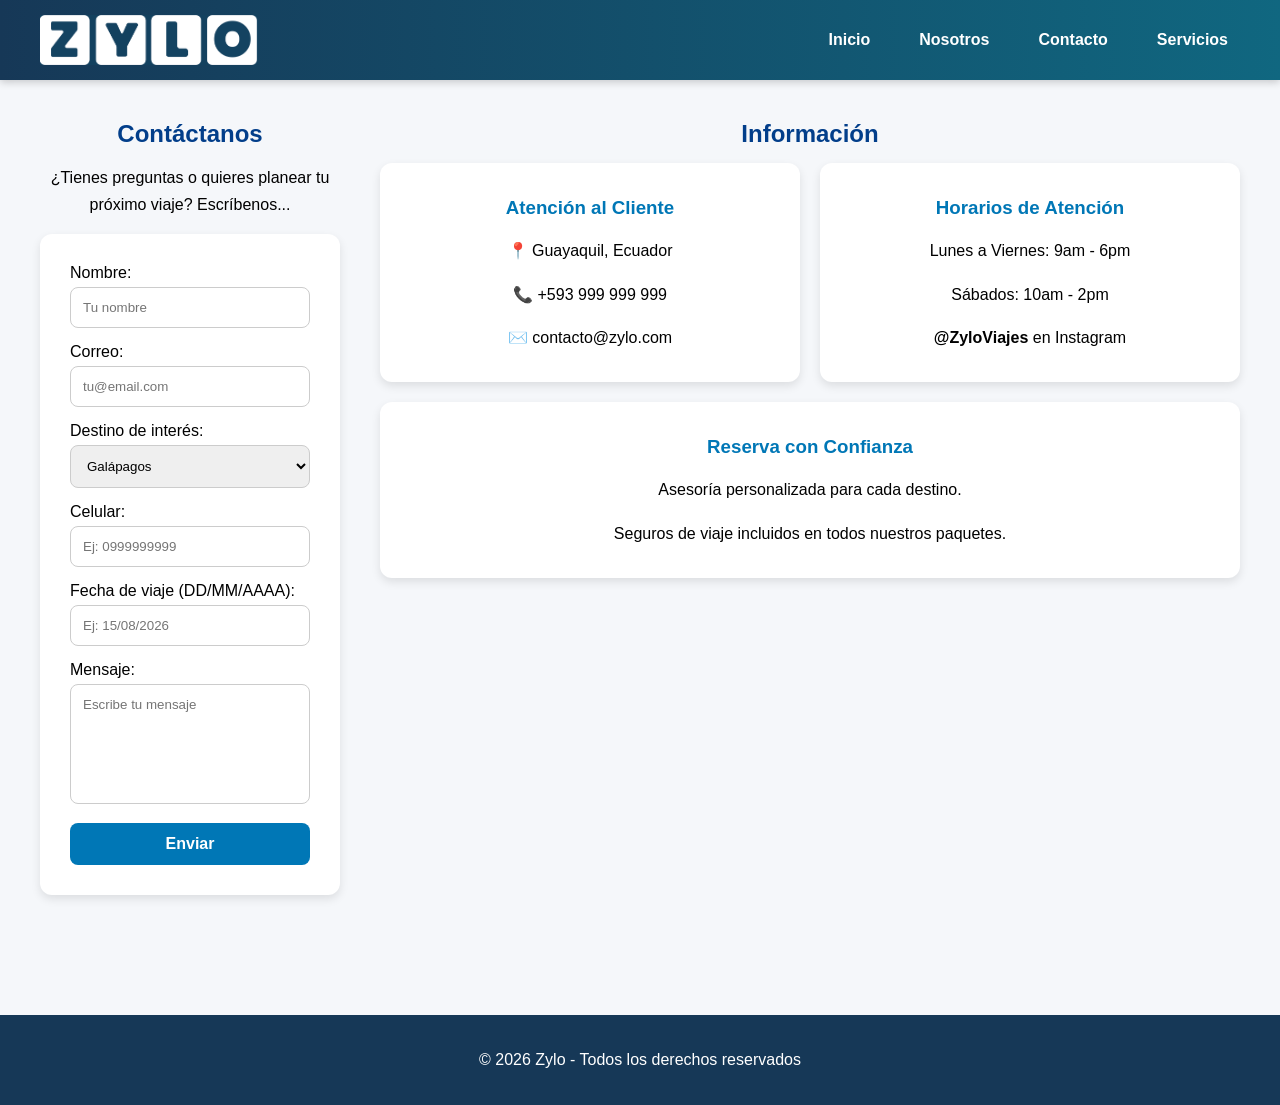
<file: HTML/contacto.html>
<!DOCTYPE html>
<html lang="es">

<head>
    <meta charset="UTF-8">
    <title>Contacto - Zylo</title>
    <link rel="stylesheet" href="../CSS/style.css">
    <link rel="icon" href="../CSS/img/icon ZYLO-02-02.png " type="image/img">
</head>

<body>

    <!-- Header -->
    <header>
        <h1>
            <a href="index.html">
                <img src="../CSS/img/Y - ZYLO_Mesa de trabajo 1.png" alt="ZYLO" logo>
            </a>
        </h1>

        <nav>
            <a href="index.html">Inicio</a>
            <a href="nosotros.html">Nosotros</a>
            <a href="contacto.html">Contacto</a>
            <a href="servicios.html">Servicios</a>
        </nav>
    </header>


    <!-- MAIN -->
    <main class="contacto-content">

        <section>
            <h2>Contáctanos</h2>
            <p>¿Tienes preguntas o quieres planear tu próximo viaje? Escríbenos...</p>

            <section class="formulario-contacto">
                <form id="formContacto" novalidate>
                    <label>Nombre:</label><br>
                    <input type="text" id="nombreContacto" placeholder="Tu nombre">
                    <small class="error-msg" id="errorNombreContacto"></small>

                    <label>Correo:</label><br>
                    <input type="email" id="emailContacto" placeholder="tu@email.com">
                    <small class="error-msg" id="errorEmailContacto"></small>

                    <label>Destino de interés:</label><br>
                    <select id="destinoContacto">
                        <option>Galápagos</option>
                        <option>París</option>
                        <option>New York</option>
                    </select>

                    <label>Celular:</label><br>
                    <input type="text" id="celularContacto" placeholder="Ej: 0999999999">
                    <small class="error-msg" id="errorCelularContacto"></small>

                    <label>Fecha de viaje (DD/MM/AAAA):</label><br>
                    <input type="text" id="fechaContacto" placeholder="Ej: 15/08/2026">
                    <small class="error-msg" id="errorFechaContacto"></small>

                    <label>Mensaje:</label><br>
                    <textarea id="mensajeContacto" placeholder="Escribe tu mensaje"></textarea>
                    <small class="error-msg" id="errorMensajeContacto"></small>

                    <button type="submit" id="btnEnviarContacto">Enviar</button>
                </form>
            </section>
        </section>

        <!--Destinos-->
        <section>
            <h2>Información</h2>

            <div class="destinos-container">
                <article>

                    <h3>Atención al Cliente</h3>
                    <p>📍 Guayaquil, Ecuador</p>
                    <p>📞 +593 999 999 999</p>
                    <p>✉️ contacto@zylo.com</p>
                </article>

                <article>

                    <h3>Horarios de Atención</h3>
                    <p>Lunes a Viernes: 9am - 6pm</p>
                    <p>Sábados: 10am - 2pm</p>
                    <p><strong>@ZyloViajes</strong> en Instagram</p>
                </article>

                <article>

                    <h3>Reserva con Confianza</h3>
                    <p>Asesoría personalizada para cada destino.</p>
                    <p>Seguros de viaje incluidos en todos nuestros paquetes.</p>
                </article>
            </div>

        </section>

    </main>

    <!-- Footer -->
    <footer>
        <p>© 2026 Zylo - Todos los derechos reservados</p>
    </footer>

    <!-- Modal Exito -->
    <div id="modalExito" class="modal">
        <div class="modal-content">
            <h2 style="color: #023e8a; margin-bottom: 15px;">Mensaje Enviado</h2>
            <p>¡Gracias por contactarnos! Hemos recibido tu mensaje y nos comunicaremos contigo muy pronto.</p>
            <div class="modal-actions" style="margin-top: 20px; justify-content: center;">
                <button type="button" id="cerrarModalExito">Cerrar</button>
            </div>
        </div>
    </div>

</body>
<script src="../JS/form.js"></script>

</html>
</file>
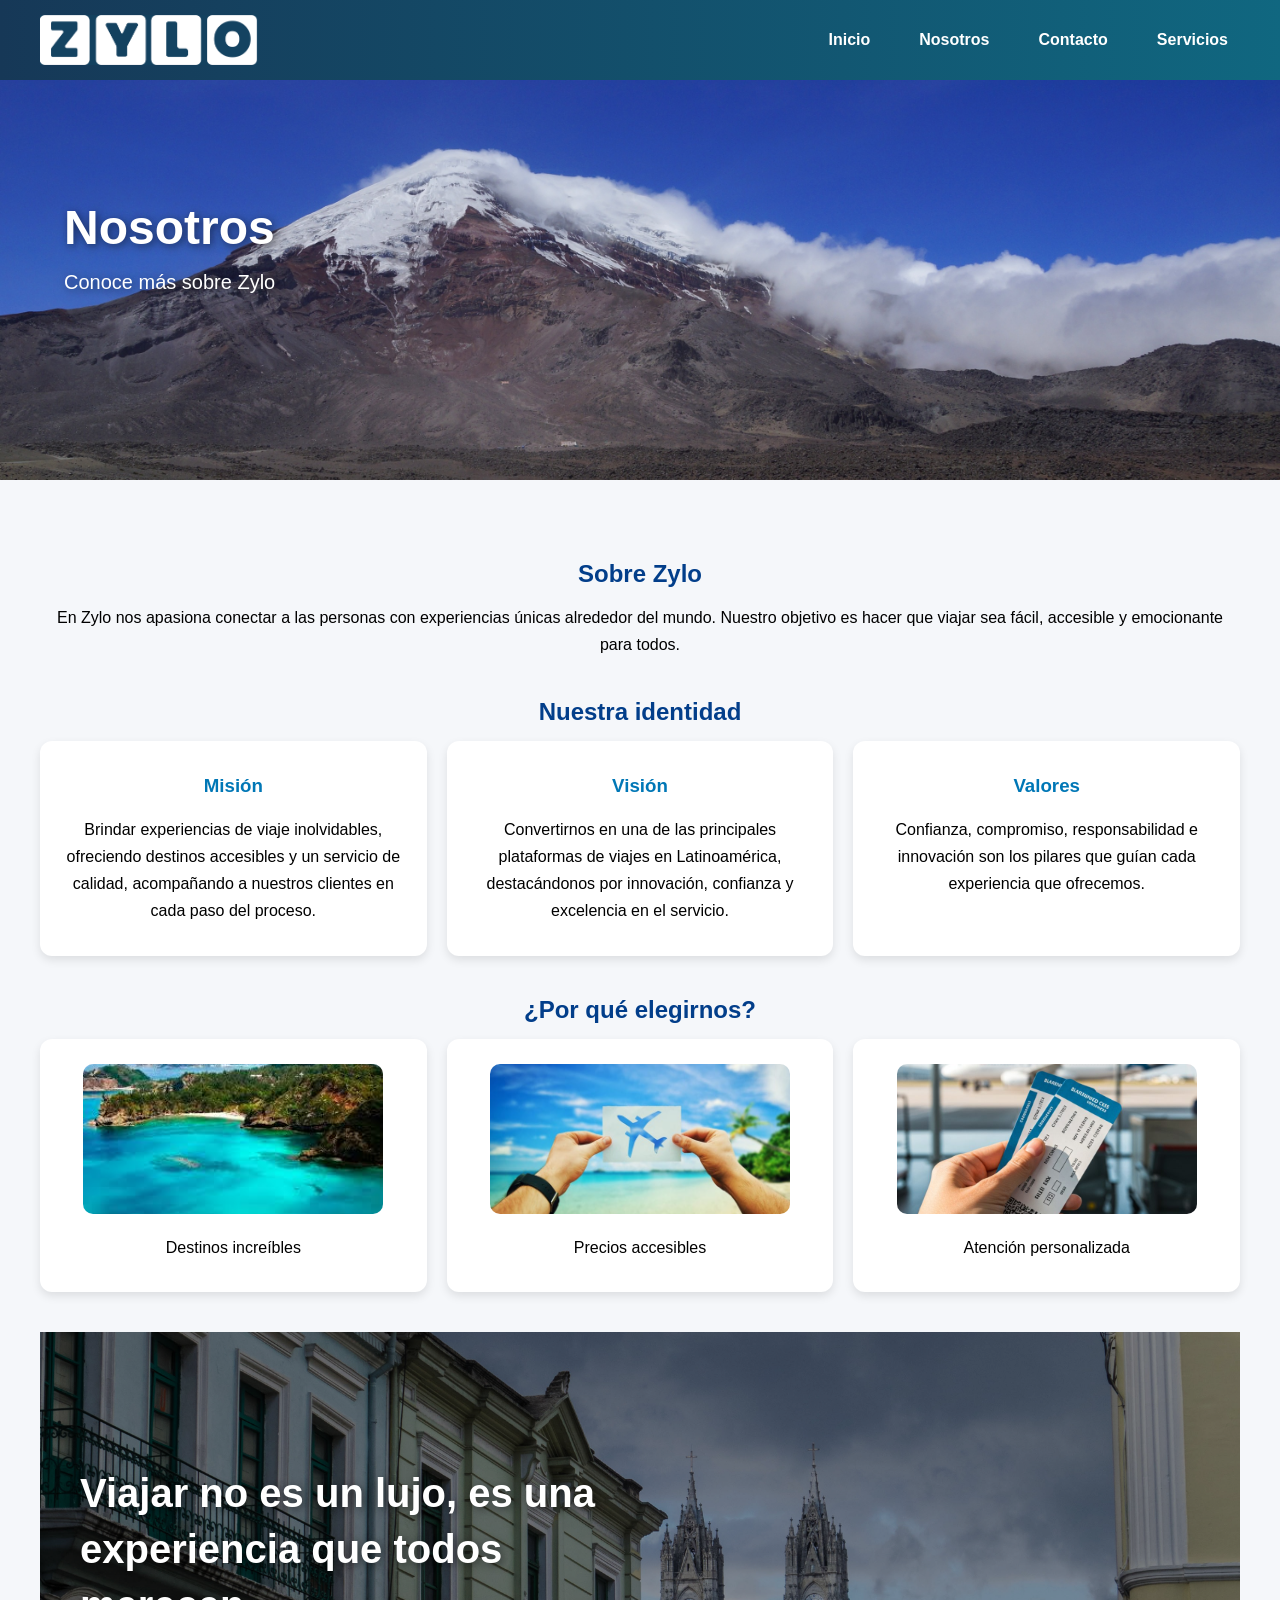
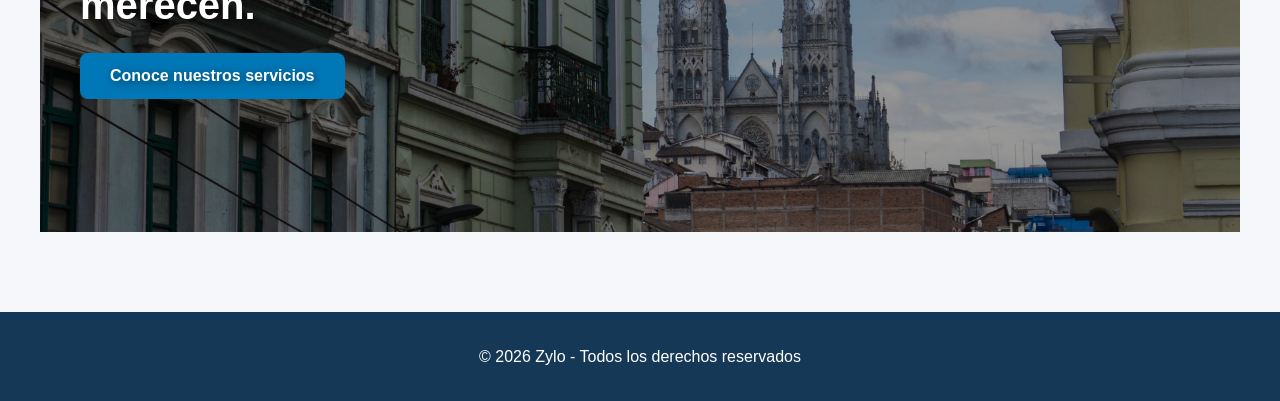
<file: HTML/nosotros.html>
<!DOCTYPE html>
<html lang="es">
<head>
    <meta charset="UTF-8">
    
    <title>Nosotros - Zylo</title>
    <link rel="stylesheet" href="../CSS/style.css">
</head>
<body>

<header>
    <h1>
        <a href="index.html">
            <img src="../CSS/img/Y - ZYLO_Mesa de trabajo 1.png" alt="ZYLO" logo>
        </a>
    </h1>

    <nav>
    <a href="index.html">Inicio</a>
    <a href="nosotros.html">Nosotros</a>
    <a href="contacto.html">Contacto</a>
    <a href="servicios.html">Servicios</a>
</nav>
</header>

<section class="hero">
    <img src="../CSS/img/alejomiranda-ecuador-766946.jpg" alt="Viajes Zylo">
    <div class="hero-content">
        <h1>Nosotros</h1>
        <p>Conoce más sobre Zylo</p>
    </div>
</section>

<main>

    <section>
        <h2>Sobre Zylo</h2>
        <p style="text-align: center;">
            En Zylo nos apasiona conectar a las personas con experiencias únicas alrededor del mundo.
            Nuestro objetivo es hacer que viajar sea fácil, accesible y emocionante para todos.
        </p>
    </section>

    <section>
        <h2>Nuestra identidad</h2>

        <div class="destinos-container">
            <article>
                <h3>Misión</h3>
                <p>
                    Brindar experiencias de viaje inolvidables, ofreciendo destinos accesibles y un servicio de calidad,
                    acompañando a nuestros clientes en cada paso del proceso.
                </p>
            </article>

            <article>
                <h3>Visión</h3>
                <p>
                    Convertirnos en una de las principales plataformas de viajes en Latinoamérica,
                    destacándonos por innovación, confianza y excelencia en el servicio.
                </p>
            </article>

            <article>
                <h3>Valores</h3>
                <p>
                    Confianza, compromiso, responsabilidad e innovación son los pilares que guían
                    cada experiencia que ofrecemos.
                </p>
            </article>
        </div>
    </section>

    <section>
        <h2>¿Por qué elegirnos?</h2>

        <div class="destinos-container">
            <article>
                <img src="../CSS/img/destinos.jpg" alt="viajes">
                <p>Destinos increíbles</p>
                
            </article>

            <article>
                <img src="../CSS/img/finanzasalviajar.jpg" alt="viajes">
                <p>Precios accesibles</p>
                
            </article>

            <article>
                <img src="../CSS/img/Boletos_aereos_luxviajes-r9s16wfl92vxlb2zss3ocyxhcjga0tj7c5yx21ufko.jpg" alt="viajes">
                <p>Atención personalizada</p>
                
            </article>
        </div>
    </section>

    <section class="discount-hero">
        <img src="../CSS/img/grebmot-quito-4388221.jpg" alt="Viaja con Zylo">
        <div class="discount-hero-content">
            <h1>Viajar no es un lujo, es una experiencia que todos merecen.</h1>
            <a href="servicios.html" class="btn-contact">Conoce nuestros servicios</a>
        </div>
    </section>

</main>

<footer>
    <p>© 2026 Zylo - Todos los derechos reservados</p>
</footer>

</body>
</html>
</file>
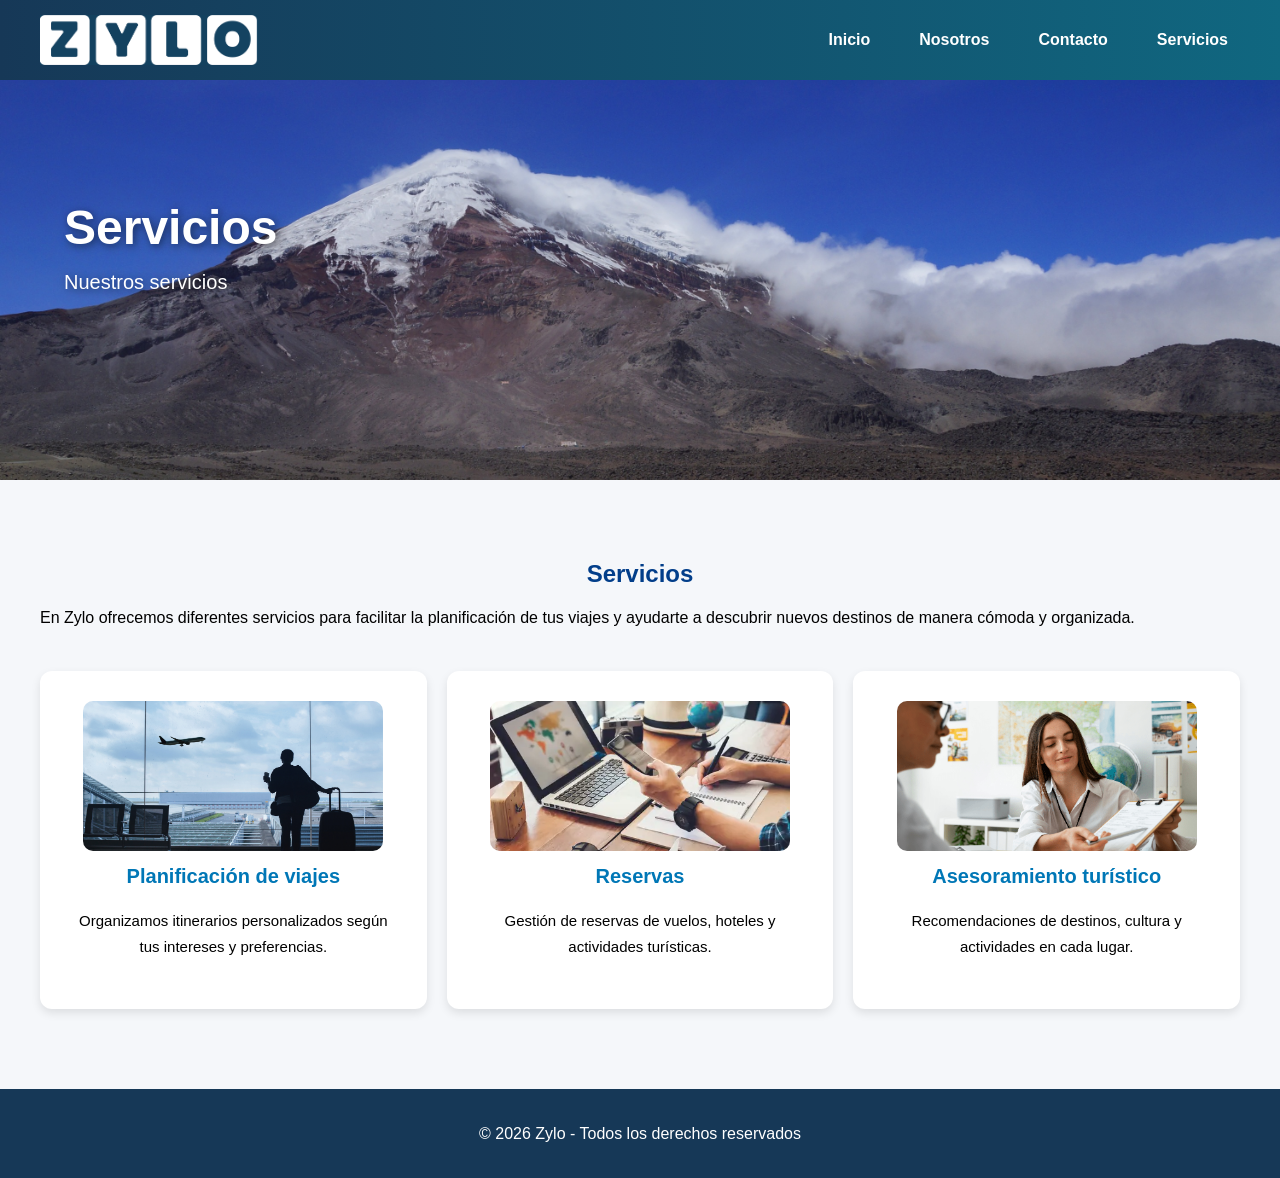
<file: HTML/servicios.html>
<!DOCTYPE html>
<html lang="es">
<head>
    <meta charset="utf-8">
    <title>Servicios - Zylo</title>
    <link rel="stylesheet" href="../CSS/style.css">
    <link rel="icon" href="../CSS/img/icon ZYLO-02-02.png " type="image/img">
</head>

<body>

<header>
    <h1>
        <a href="index.html">
            <img src="../CSS/img/Y - ZYLO_Mesa de trabajo 1.png" alt="ZYLO" logo>
        </a>
    </h1>

    <nav>
        <a href="index.html">Inicio</a>
        <a href="nosotros.html">Nosotros</a>
        <a href="contacto.html">Contacto</a>
        <a href="servicios.html">Servicios</a>
    </nav>
</header>
<section class="hero">
    <img src="../CSS/img/alejomiranda-ecuador-766946.jpg" alt="Viajes Zylo">
    <div class="hero-content">
        <h1>Servicios</h1>
        <p>Nuestros servicios</p>
    </div>
</section>
<main>

<section>
    <h2>Servicios</h2>
    <p>En Zylo ofrecemos diferentes servicios para facilitar la planificación de tus viajes y ayudarte a descubrir nuevos destinos de manera cómoda y organizada.</p>
</section>

<section class="servicios-container">

    <article>
        <img src="../CSS/img/Viajar-solo_001.png" alt="viajes">
        <h3>Planificación de viajes</h3>
        <p>Organizamos itinerarios personalizados según tus intereses y preferencias.</p>
    </article>

    <article>
        <img src="../CSS/img/reserva.webp" alt="Reserva">
        <h3>Reservas</h3>
        <p>Gestión de reservas de vuelos, hoteles y actividades turísticas.</p>
    </article>

    <article>
        <img src="../CSS/img/Asesor.png" alt="Asesoramiento">
        <h3>Asesoramiento turístico</h3>
        <p>Recomendaciones de destinos, cultura y actividades en cada lugar.</p>
    </article>

</section>

</main>

<footer>
    <p>© 2026 Zylo - Todos los derechos reservados</p>
</footer>

</body>
</html>
</file>
<file: CSS/style.css>
body {
    margin: 0;
    font-family: 'Segoe UI', Tahoma, Geneva, Verdana, sans-serif;
    background-color: #f5f7fa;
    min-height: 100vh;
    display: flex;
    flex-direction: column;
}

/* Header */
header {
    background: linear-gradient(to right, #163857, #106780);
    color: white;
    padding: 15px 40px;
    display: flex;
    justify-content: space-between;
    align-items: center;
    box-shadow: 0 2px 8px rgba(0, 0, 0, 0.2);
}

header h1 a {
    display: flex;
    align-items: center;
    text-decoration: none;
    color: white;
    transition: 0.3s;
}

header h1 a:hover img {
    opacity: 0.8;
}

header h1 img {
    height: 50px;
    width: auto;
}

header h1 {
    margin: 0;
    font-size: 32px;
    flex-shrink: 0;
}

header p {
    display: none;
}

header nav {
    display: flex;
    gap: 25px;
}

nav a {
    color: white;
    text-decoration: none;
    font-weight: bold;
    transition: 0.6s;
    padding: 8px 12px;
    border-radius: 6px;
}

nav a:hover {
    color: #ffffff33;
}

/* Hero Section */
.hero {
    position: relative;
    width: 100%;
    height: 400px;
    overflow: hidden;
}

.hero img {
    width: 100%;
    height: 100%;
    object-fit: cover;
    display: block;
}

.hero-content {
    position: absolute;
    top: 30%;
    left: 5%;
    right: 5%;
    text-align: left;
    color: white;
    text-shadow: 2px 2px 8px rgba(0, 0, 0, 0.5);

}

.hero-content h1 {
    margin: 0;
    font-size: 48px;
    font-weight: bold;
}

.hero-content p {
    margin: 10px 0 0 0;
    font-size: 20px;
}

.discount-hero {
    position: relative;
    width: 100%;
    height: 500px;
    overflow: hidden;
}

.discount-hero img {
    width: 100%;
    height: 100%;
    object-fit: cover;
    display: block;
}

.discount-hero::before {
    content: '';
    position: absolute;
    top: 0;
    left: 0;
    right: 0;
    bottom: 0;
    background: rgba(0, 0, 0, 0.4);
    z-index: 1;
}

.discount-hero-content {
    position: absolute;
    top: 50%;
    left: 40px;
    transform: translateY(-50%);
    text-align: left;
    color: white;
    text-shadow: 2px 2px 8px rgba(0, 0, 0, 0.5);
    z-index: 2;
    max-width: 600px;
}

.discount-hero-content h1 {
    margin: 0 0 20px 0;
    font-size: 40px;
    font-weight: bold;
    line-height: 1.4;
}

.discount-hero-content p {
    margin: 0 0 30px 0;
    font-size: 18px;
}

.discount-hero-content .btn-contact {
    display: inline-block;
    background: #0077b6;
    color: white;
    padding: 14px 30px;
    border: none;
    border-radius: 8px;
    text-decoration: none;
    font-weight: bold;
    font-size: 16px;
    transition: all 0.3s ease;
    cursor: pointer;
}

.discount-hero-content .btn-contact:hover {
    background: #023e8a;
    transform: translateY(-3px);
    box-shadow: 0 6px 15px rgba(0, 0, 0, 0.3);
}

/* Main */
main {
    max-width: 1100px;
    margin: auto;
    padding: 40px 20px;
    flex: 1;
}

/* Secciones */
section {
    margin-bottom: 40px;
}


/* Destinos */
.destinos-container {
    display: flex;
    justify-content: space-between;
    gap: 20px;
    flex-wrap: wrap;
}

article {
    background: white;
    padding: 15px;
    margin: 0;
    border-radius: 12px;
    box-shadow: 0 4px 10px rgba(0, 0, 0, 0.1);
    text-align: center;
    flex: 1;
    min-width: 250px;
}


/* IMÁGENES */
article img {
    width: 100%;
    max-width: 300px;
    border-radius: 10px;
    margin-top: 10px;
}

/* TITULOS */
h2 {
    text-align: center;
    color: #023e8a;
    margin-top: 0;
    margin-bottom: 15px;
}

h3 {
    color: #0077b6;
}

/* PARRAFOS */
p {
    line-height: 1.7;
    font-size: 16px;
}

/* FOOTER */
footer {
    background-color: #163857;
    color: white;
    text-align: center;
    padding: 15px;
}


/* FORMULARIO */
form {
    max-width: 400px;
    margin: 0 auto;
    background: white;
    padding: 30px;
    border-radius: 12px;
    box-shadow: 0 4px 10px rgba(0, 0, 0, 0.1);
    text-align: left;
}

input,
textarea,
select {
    width: 100%;
    padding: 12px;
    margin-top: 5px;
    margin-bottom: 15px;
    border-radius: 8px;
    border: 1px solid #ccc;
    box-sizing: border-box;
    font-family: inherit;
}

button {
    background: #0077b6;
    color: white;
    padding: 12px;
    border: none;
    border-radius: 8px;
    cursor: pointer;
    width: 100%;
    font-weight: bold;
    font-size: 16px;
    transition: 0.3s;
}

button:hover {
    background: #023e8a;
}

textarea {
    height: 120px;
    resize: none;
}

/* Página Nosotros */
.nosotros-content {
    display: flex;
    gap: 40px;
    align-items: flex-start;
}

.texto-nosotros {
    flex: 2;
    text-align: left;
    max-width: 650px;

}

.texto-nosotros h2 {
    text-align: left;
    color: #023e8a;
    margin-top: 25px;
}

.texto-nosotros ul {
    text-align: left;
    padding-left: 20px;
    margin-top: 10px;
}

.texto-nosotros li {
    margin-bottom: 8px;
}

.imagen-nosotros {
    flex: 1;
}

.imagen-nosotros img {
    width: 100%;
    max-width: 400px;
    border-radius: 12px;
    box-shadow: 0 4px 10px rgba(0, 0, 0, 0.1);
}

/* Página Contacto */

.contacto-content {
    display: flex;
    gap: 40px;
    align-items: flex-start;
    justify-content: center;


}

.contacto-content>section:first-child {
    flex: 1;
    min-width: 300px;
    text-align: center;
}

.formulario-contacto {
    flex: 1;
    text-align: left;

}

.formulario-contacto h2 {
    color: #023e8a;
    margin-bottom: 10px;
    text-align: center;
}

.formulario-contacto p {
    margin-bottom: 20px;
    text-align: center;
}

.destinos-contacto {
    flex: 1;
    min-width: 300px;
    text-align: center;
}

.destinos-contacto h2 {
    text-align: left;
    color: #023e8a;
}

.destinos-contacto .destinos-container {
    display: flex;
    flex-direction: column;
    gap: 10px;
}

.destinos-contacto article {
    margin: 0;
    padding: 10px;
    display: flex;
    gap: 15px;
    align-items: flex-start;
}

.destinos-contacto article img {
    width: 120px;
    height: 80px;
    object-fit: cover;
    border-radius: 8px;
    flex-shrink: 0;
}

.destinos-contacto article .texto-destino {
    flex: 1;
}

.destinos-contacto article h3 {
    margin: 0 0 5px 0;
    font-size: 16px;
}

.destinos-contacto article p {
    margin: 0;
    font-size: 14px;
}




/* Móvil */
@media (max-width: 600px) {
    header {
        flex-direction: column;
        text-align: center;
        gap: 10px;
    }

    header nav {
        flex-direction: column;
        gap: 10px;
    }

    .hero {
        flex-direction: column;
        gap: 10px;
    }

    .hero-content {
        position: static;
        text-align: center;
        padding: 10px;
    }

    .discount-hero {
        height: 350px;
    }

    .discount-hero-content {
        left: 20px;
        right: 20px;
        max-width: none;
    }

    .discount-hero-content h1 {
        font-size: 28px;
    }

    .discount-hero-content p {
        font-size: 16px;
    }

    .discount-hero-content .btn-contact {
        width: 100%;
        text-align: center;
    }

    .clientes-container {
        flex-direction: column;
        align-items: center;
    }

    .cliente-card {
        max-width: 100%;
    }

    .nosotros-content,
    .contacto-content {
        flex-direction: column;
        align-items: center;
    }

    .destinos-container {
        flex-direction: column;
        align-items: center;
    }
}

/*  TABLET */
@media (max-width: 900px) {

    .discount-hero-content h1 {
        font-size: 32px;
    }

    .destinos-container {
        justify-content: center;
    }

    article {
        flex: 0 0 45%;
    }

    .nosotros-content {
        flex-direction: column;
    }

    .hero {
        position: relative;
        width: 100%;
        height: 500px;
    }
}


/* Escritorio */
@media (min-width: 1200px) {

    main {
        max-width: 1200px;
    }
}

/* Para Servivios.html */
.servicios-container {
    display: flex;
    gap: 20px;
    flex-wrap: wrap;
    justify-content: center;
}

.servicios-container article {
    background: white;
    padding: 20px;
    border-radius: 12px;
    text-align: center;
    flex: 1;
    min-width: 250px;
}

.servicios-container article {
    background: white;
    border-radius: 12px;
    overflow: hidden;
    text-align: center;
    flex: 1;
    min-width: 250px;
    transition: 0.3s;
}

.servicios-container article:hover {
    transform: translateY(-5px);
}

/* IMAGEN */
.servicios-container article img {
    width: 100%;
    height: 150px;
    object-fit: cover;
}

.destinos-container article img {
    width: 100%;
    height: 150px;
    object-fit: cover;
}

/* TITULO */
.servicios-container h3 {
    font-size: 20px;
    margin-top: 10px;
}

/* TEXTO */
.servicios-container p {
    font-size: 15px;
    padding: 0 10px 15px;
}

/* Clientes Satisfechos */
.clientes-container {
    display: flex;
    gap: 25px;
    flex-wrap: wrap;
    justify-content: center;
    margin-top: 30px;
}

.cliente-card {
    background: white;
    padding: 25px;
    border-radius: 12px;
    box-shadow: 0 4px 12px rgba(0, 0, 0, 0.1);
    flex: 1;
    min-width: 280px;
    max-width: 320px;
    border-left: 4px solid #0077b6;
    transition: all 0.3s ease;
    text-align: center;
}

.cliente-card:hover {
    transform: translateY(-8px);
    box-shadow: 0 8px 20px rgba(0, 0, 0, 0.15);
}

.cliente-card .estrellas {
    font-size: 24px;
    color: #ffc107;
    margin-bottom: 15px;
    letter-spacing: 2px;
}

.cliente-card .testimonio {
    font-size: 15px;
    font-style: italic;
    color: #333;
    line-height: 1.6;
    margin: 15px 0;
}

.cliente-card .cliente-nombre {
    font-weight: bold;
    color: #0077b6;
    margin: 10px 0 5px 0;
    font-size: 16px;
}

.cliente-card .cliente-ciudad {
    color: #888;
    font-size: 14px;
    margin: 0;
}

.full-width {
    width: 100%;
}

.modal-active {
    display: flex !important;
}



/*  FORMULARIO DE VUELOS (SE ESPECIFICÓ PARA NO AFECTA OTROS) */

form.search-bar {
    max-width: 95%;
    width: fit-content;
    margin-top: 20px;
    display: flex;
    flex-wrap: wrap;
    align-items: center;
    gap: 8px;
    background: #f9f9f9;
    padding: 25px;
    border-radius: 20px;
    box-shadow: 0 15px 40px rgba(0, 0, 0, 0.25);
    margin: 20px auto;
    justify-content: center;
}

/* INPUTS Y SELECT DEL FORMULARIO VUELO */
form.search-bar input,
form.search-bar select {
    flex: 1;
    min-width: 140px;
    padding: 10px;
    border-radius: 10px;
    border: 1px solid #ddd;
    background: white;
    font-size: 17px;
}

/* BOTÓN BUSCAR */
form.search-bar button[type="submit"] {
    width: auto;
    padding: 12px 20px;

    background: #01214b;
    color: white;

    border: none;
    border-radius: 12px;

    font-weight: bold;
    cursor: pointer;
}

/* BOTÓN INTERCAMBIAR */
form.search-bar .swap {
    display: flex;
    align-items: center;
    justify-content: center;
    flex: 0 0 auto;
    width: 40px;
    height: 40px;
    border-radius: 50%;
    border: none;
    background: #023e8a;
    cursor: pointer;
}

#fechaSalida,
#fechaRegreso {
    flex: 0 0 auto;
    width: 110px;
    min-width: 100px;
    max-width: 120px;
}



/* bloque oculto */
.extra-fields {
    width: 100%;
    display: flex;
    flex-wrap: wrap;
    gap: 10px;
    padding: 10px;
    border-radius: 10px;
    background: #f5f5f5;
}

/* inputs dentro del bloque oculto */
.extra-fields input {
    flex: 1;
    min-width: 200px;
    padding: 10px;
    border-radius: 8px;
    border: 1px solid #ccc;
}

/* checkbox */
.checkbox-main,
.checkbox-secondary {
    display: flex;
    align-items: center;
    gap: 6px;
}

/* RESPONSIVO */
@media (max-width: 768px) {
    form.search-bar {
        flex-direction: column;
        align-items: stretch;
    }

    form.search-bar input,
    form.search-bar select {
        width: 100%;
    }

    form.search-bar button {
        width: 100%;
    }

    .swap {
        align-self: center;
    }

    .hero {
        position: relative;
        width: 100%;
        height: 1000px;
    }

}





.modal {
    display: none;
    position: fixed;
    top: 0;
    left: 0;
    width: 100%;
    height: 100%;
    background: rgba(0, 0, 0, 0.5);
    justify-content: center;
    align-items: center;
    z-index: 999;
}

/* caja */
.modal-content {
    background: white;
    padding: 25px;
    border-radius: 15px;
    width: 90%;
    max-width: 400px;
    text-align: center;
    animation: fadeIn 0.3s ease;
}

/* inputs */
.modal-content input {
    width: 100%;
    margin-bottom: 10px;
    padding: 10px;
    border-radius: 8px;
    border: 1px solid #ccc;
}

/* botones */
.modal-actions {
    display: flex;
    gap: 10px;
}

.modal-actions button {
    width: 100%;
}

/* animación */
@keyframes fadeIn {
    from {
        opacity: 0;
        transform: translateY(-10px);
    }

    to {
        opacity: 1;
        transform: translateY(0);
    }
}


.error-msg {
    color: red;
    font-size: 13px;
    display: block;
    margin-top: -10px;
    margin-bottom: 10px;
}

.input-error {
    border: 2px solid red !important;
}

.input-ok {
    border: 2px solid green;
}

.mensaje-exito {
    color: green;
    font-weight: bold;
    text-align: center;
    margin-top: 15px;
}

#resultadoBusqueda {
    background: rgba(255, 255, 255, 0.95);
    border-radius: 15px;
    box-shadow: 0 10px 30px rgba(0, 0, 0, 0.2);
    margin: -110px auto 20px auto; /* negative top margin pulls it into the hero */
    max-width: 95%;
    width: 800px;
    transition: all 0.3s ease;
    position: relative;
    z-index: 30;
}

.inicial {
    text-align: center;
    padding: 20px;
    color: #555;
    font-style: italic;
}

.buscando {
    text-align: center;
    padding: 30px;
    font-size: 1.2rem;
    font-weight: bold;
    color: #023e8a;
    animation: pulse 1.5s infinite;
}

@keyframes pulse {
    0% {
        opacity: 0.6;
    }

    50% {
        opacity: 1;
    }

    100% {
        opacity: 0.6;
    }
}

.resultado {
    padding: 25px;
}


.card-resultado {
    background: white;
    border-radius: 14px;
    padding: 18px 22px;
    box-shadow: 0 4px 14px rgba(0,0,0,0.08);
    border-left: 5px solid #0077b6;
    display: flex;
    flex-direction: column;
    transition: 0.3s ease;
    margin-bottom: 18px;
}

.card-resultado:hover {
    transform: translateY(-2px);
    box-shadow: 0 8px 22px rgba(0,0,0,0.12);
}

.card-resultado h3 {
    margin: 0 0 12px 0;
    color: #0077b6;
    font-size: 24px;
    font-weight: 700;
    padding-bottom: 10px;
    border-bottom: 1px solid #eee;
}

.card-resultado p {
    margin: 0;
    display: flex;
    align-items: center;
    gap: 6px;
    padding: 10px 0;
    color: #444;
    font-size: 15px;
    border-bottom: 1px solid #f3f3f3;
}

.card-resultado p strong,
.card-resultado p small {
    color: #023e8a;
    font-weight: 600;
}

/* SOLO PRECIO */
.card-resultado p:has(strong:contains("Precio")) {
    border-bottom: none;
    margin-top: 10px;
    padding-top: 14px;
    font-size: 32px;
    font-weight: 700;
    color: #093475;
}


.vuelo-price {
    margin-top: 14px;
    display: flex;
    justify-content: space-between;
    align-items: center;
    padding-top: 14px;
    border-top: 1px solid #eee;
}

.vuelo-price span {
    font-size: 14px;
    color: #666;
}

.precio-valor {
    display: flex;
    align-items: baseline;
    gap: 6px;
}

.precio-valor h2 {
    margin: 0;
    font-size: 34px;
    color: #144fa7;
    line-height: 1;
}

.precio-valor small {
    color: #666;
    font-size: 14px;
}


.ruta {
    margin-top: 4px;
    display: flex;
    align-items: center;
    gap: 6px;
    font-size: 50px;
    color: rgb(8, 16, 51)fa7;
    font-weight: 500;
}
.error-api {
    text-align: center;
    font-weight: bold;
    color: red;
    padding: 20px;
}

.btn-reintentar {
    background: #023e8a;
    color: white;
    border: none;
    padding: 12px 18px;
    border-radius: 10px;
    cursor: pointer;
    display: block;
    margin: 15px auto;
    width: 200px;
}
.loader {
    width: 40px;
    height: 40px;
    border: 4px solid #ccc;
    border-top: 4px solid #023e8a;
    border-radius: 50%;
    animation: spin 1s linear infinite;
    margin: 15px auto;
}

@keyframes spin {
    100% { transform: rotate(360deg); }
}
</file>
